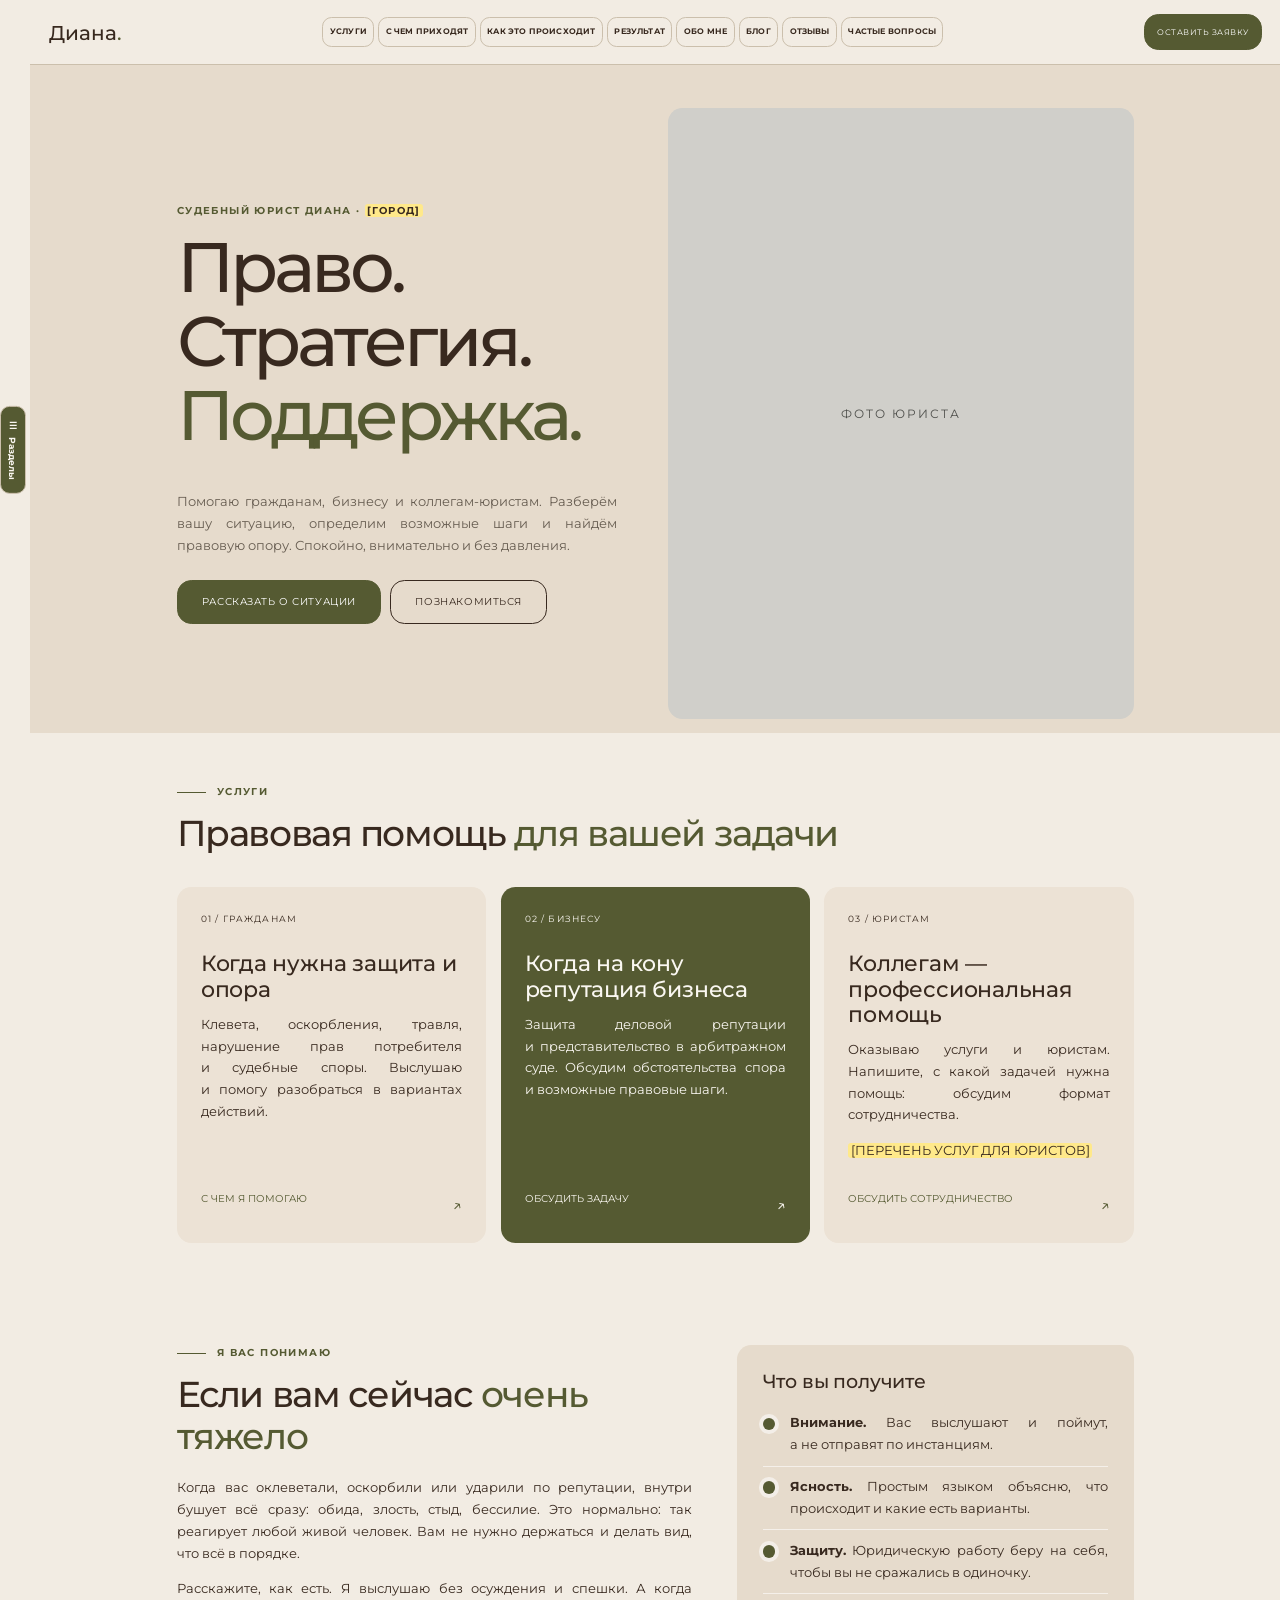
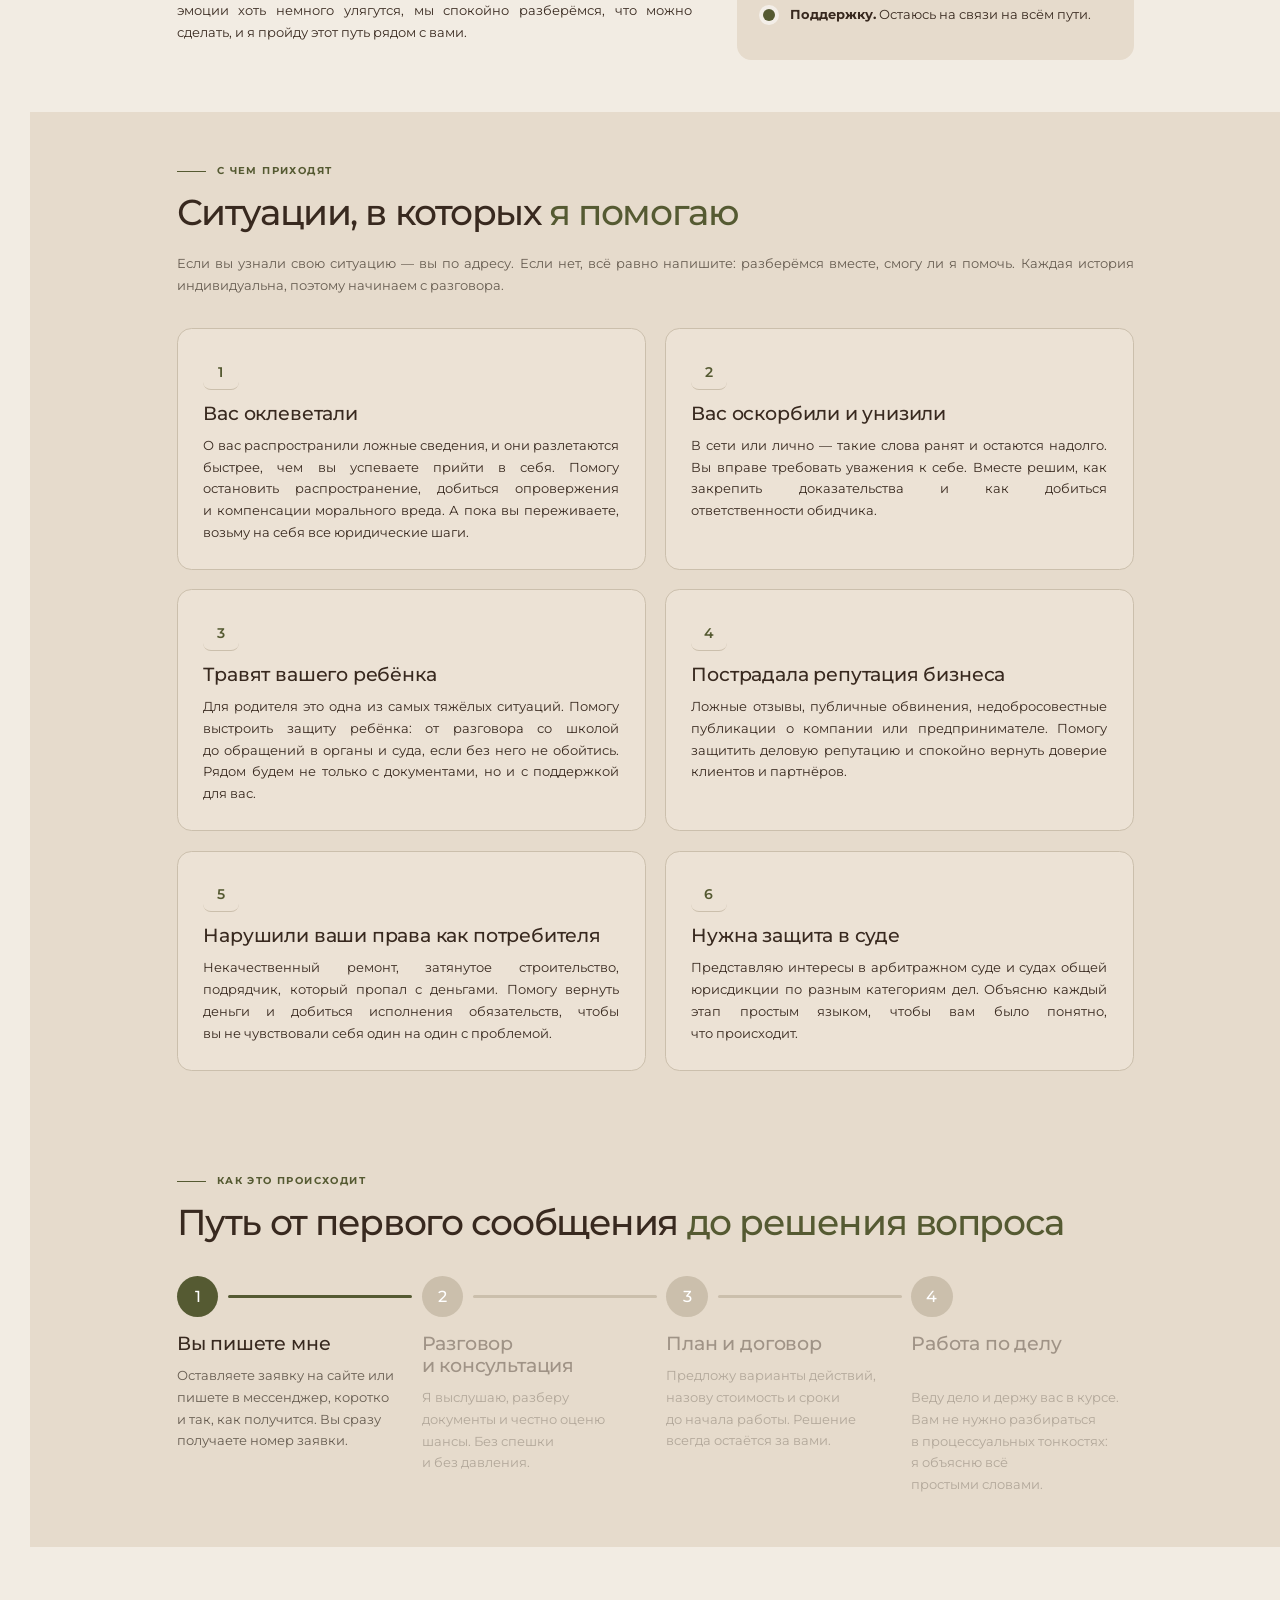
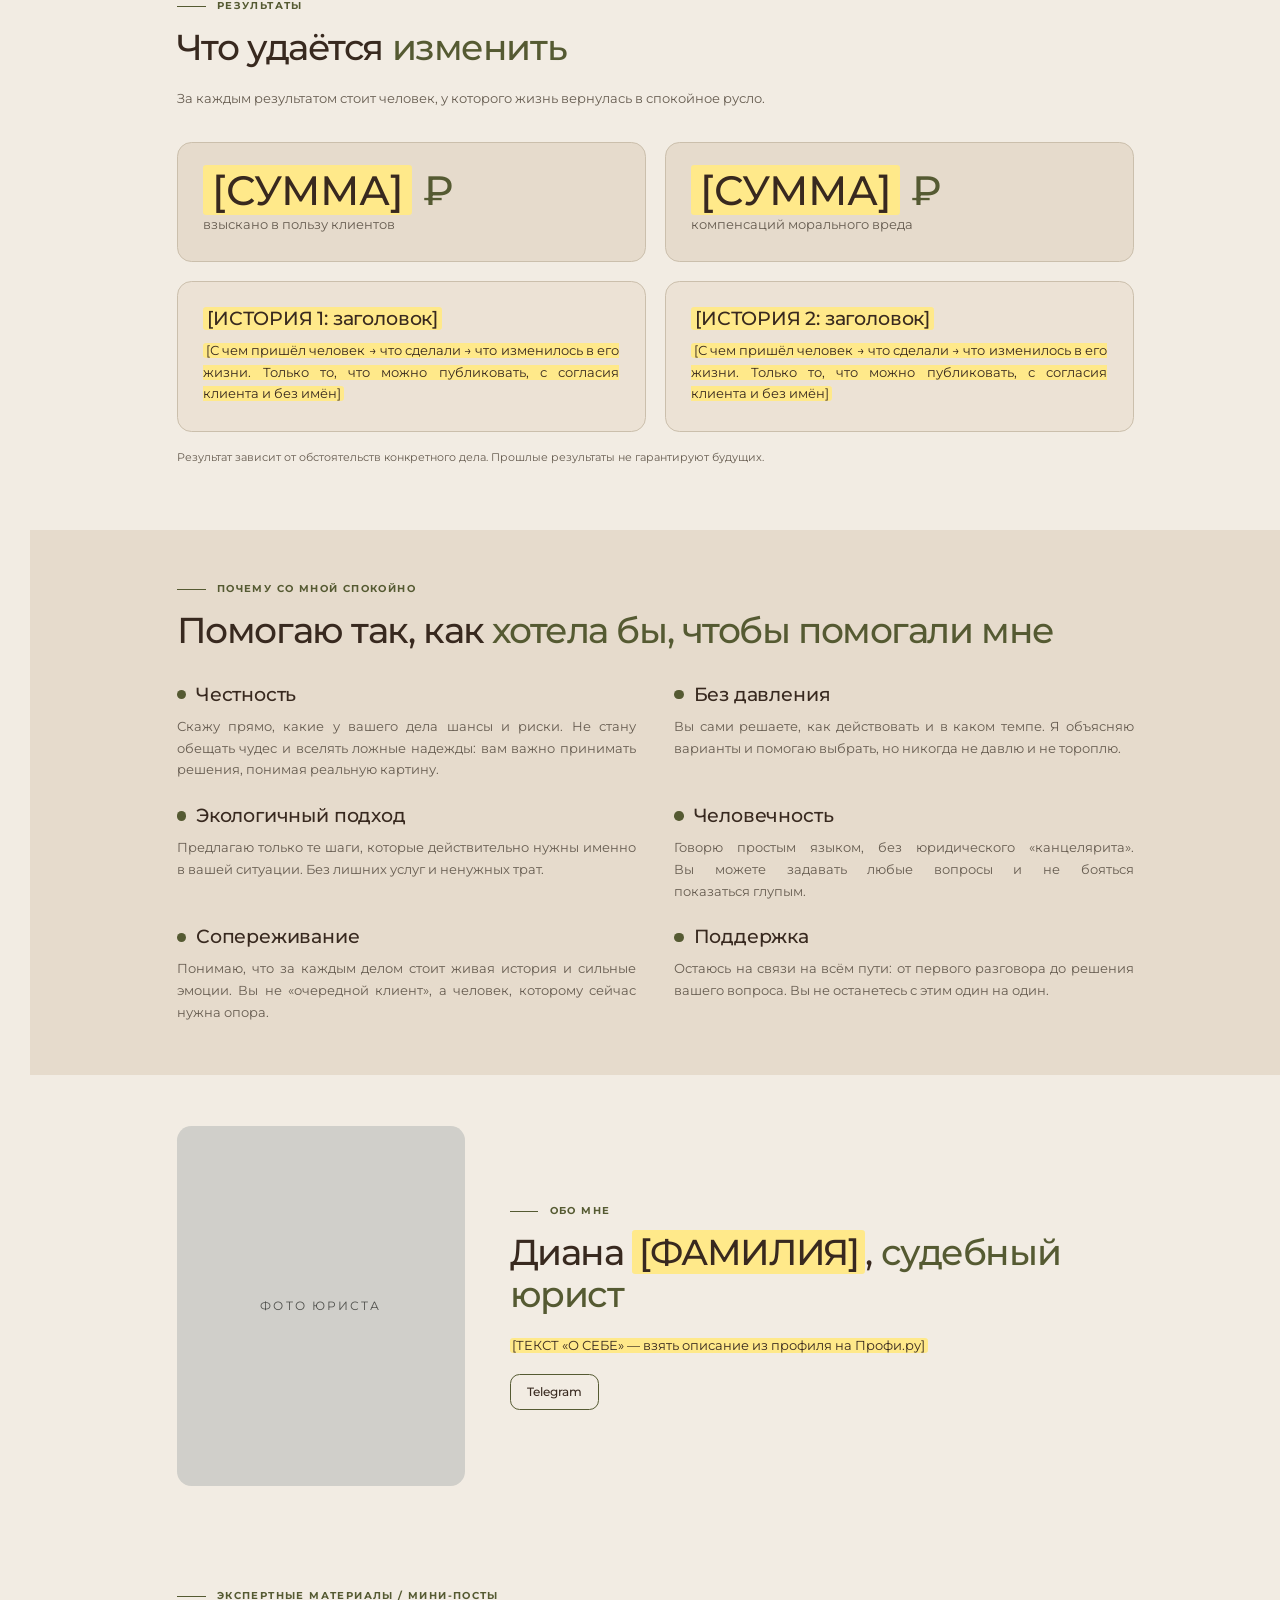
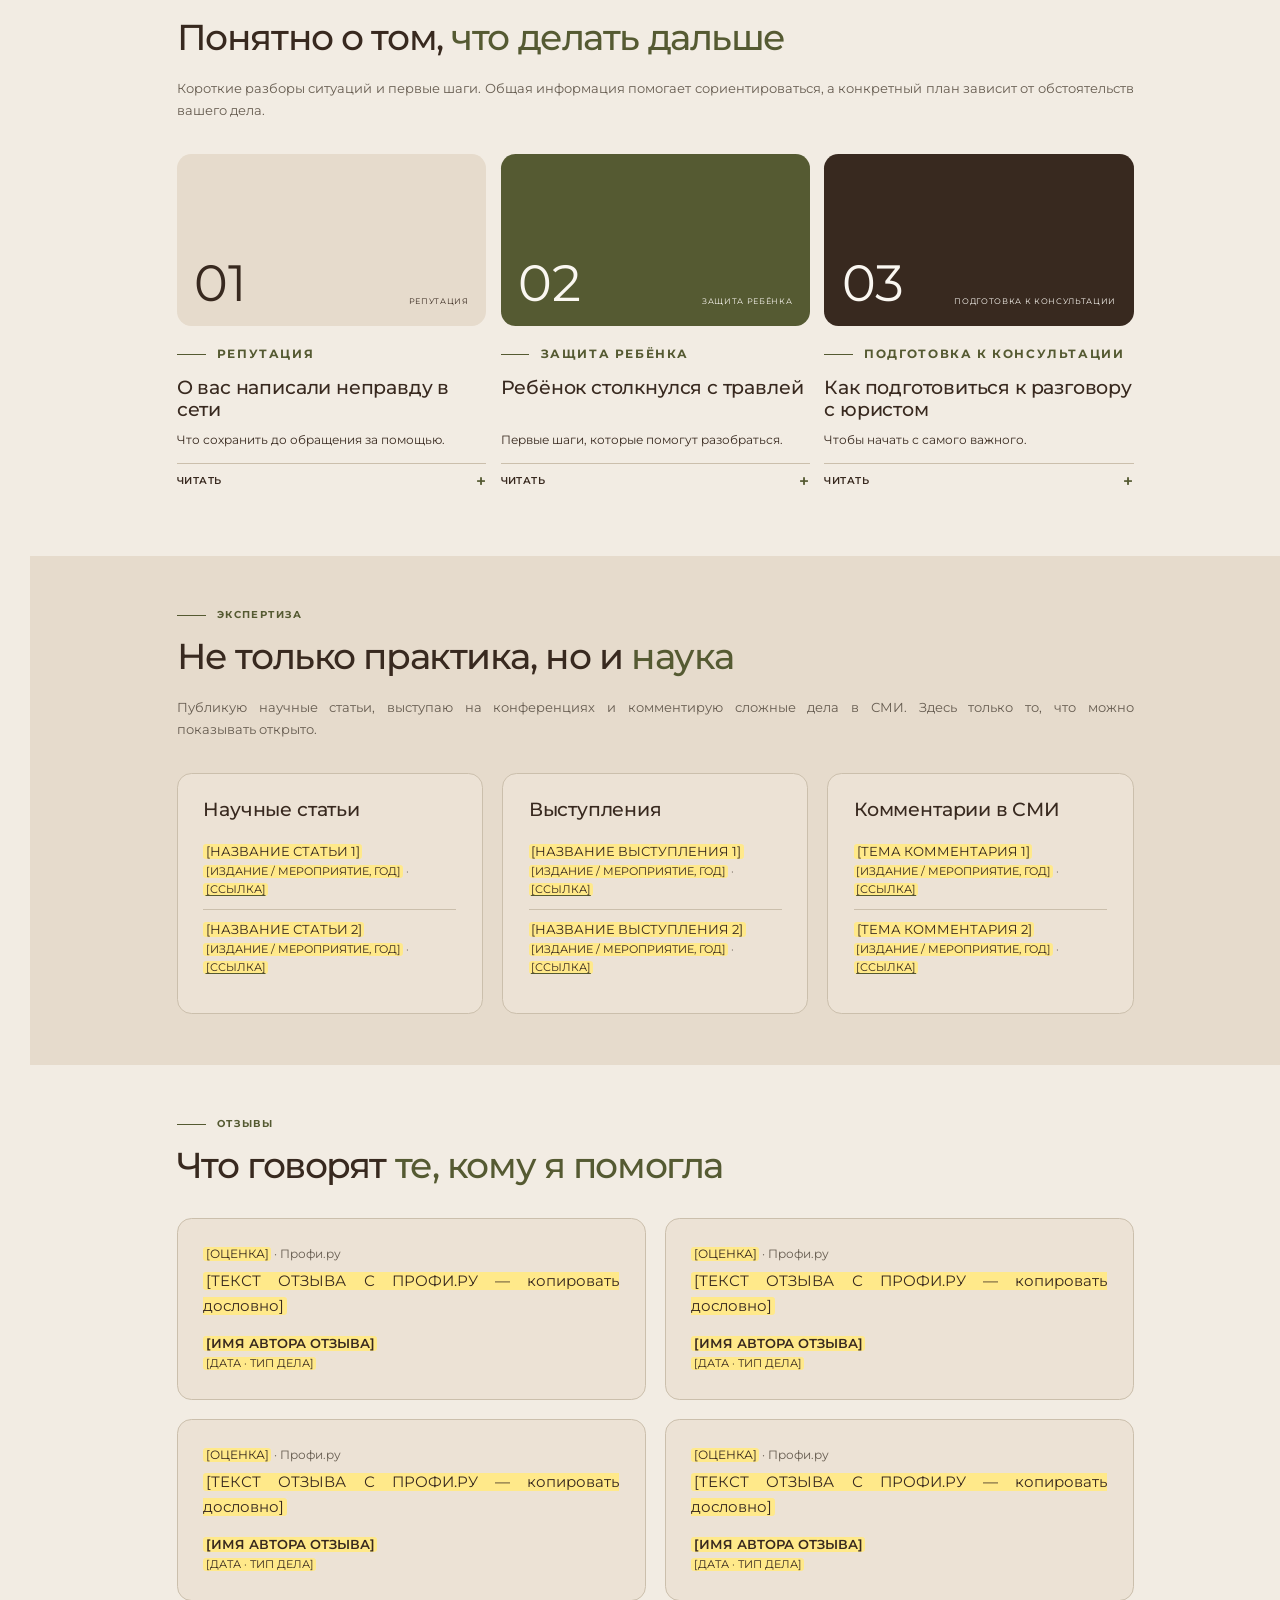
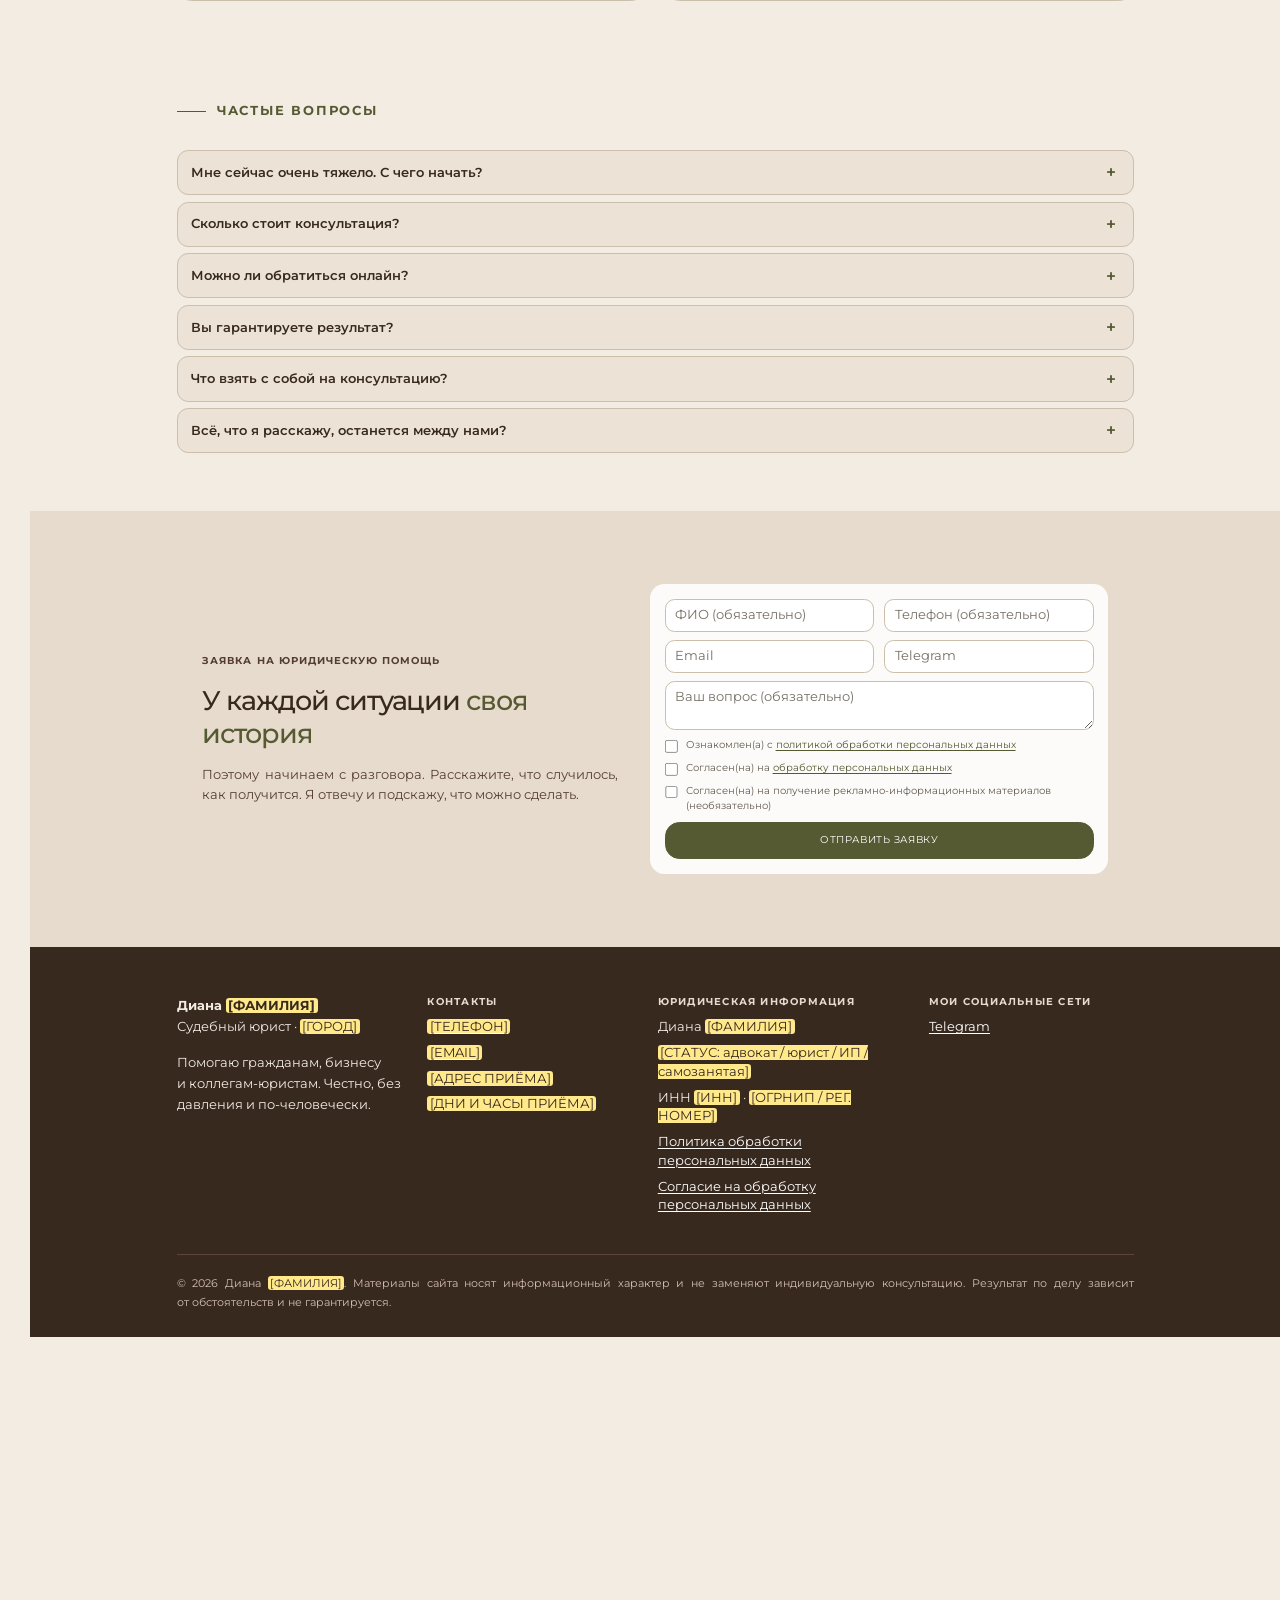
<file: index.html>
<!doctype html>
<html lang="ru">
<head>
  <meta charset="utf-8">
  <meta name="viewport" content="width=device-width, initial-scale=1">
  <meta name="theme-color" content="#eee5d8">
  <title>Диана — судебный юрист: поддержка и защита при клевете, травле, оскорблениях</title>
  <meta name="description" content="Судебный юрист Диана: защита при клевете, оскорблениях и травле, деловая репутация, права потребителей, арбитраж и суды общей юрисдикции. Поддержка и честная оценка шансов.">
  <!-- ЧЕРНОВИК: удалить строку ниже перед запуском сайта на домене (см. AGENTS.md, раздел «Запуск») -->
  <meta name="robots" content="noindex, nofollow">
  <link rel="icon" href="favicon.svg" type="image/svg+xml">
  <link rel="stylesheet" href="css/style.css?v=text-flow-1">
  <script>document.documentElement.className = "js";</script>
  <script src="js/site.js?v=text-flow-1" defer></script>
</head>
<body id="top">
  <a class="skip" href="#main">К содержимому</a>

  <header class="site-header">
    <div class="wrap bar">
      <a class="brand" href="#top">Диана<span class="dot">.</span></a>
      <a class="btn btn-sm header-cta" href="#consult">Оставить заявку</a>
      <nav class="nav" aria-label="Основное меню">
      <ul>
        <li><a href="#uslugi">Услуги</a></li>
        <li><a href="#situatsii">С чем приходят</a></li>
        <li><a href="#put">Как это происходит</a></li>
        <li><a href="#rezultaty">Результат</a></li>
        <li><a href="#o-mne">Обо мне</a></li>
        <li><a href="#blog">Блог</a></li>
        <li><a href="#otzyvy">Отзывы</a></li>
        <li><a href="#voprosy">Частые вопросы</a></li>
      </ul>
      </nav>
    </div>
  </header>


  <aside class="side-menu" aria-label="Навигация по странице">
    <button class="side-menu-toggle" type="button" aria-expanded="false" aria-controls="side-menu-links"><span aria-hidden="true">☰</span><span>Разделы</span></button>
    <nav id="side-menu-links" aria-label="Разделы сайта" inert><ul>
        <li><a href="#uslugi">Услуги</a></li>
        <li><a href="#situatsii">С чем приходят</a></li>
        <li><a href="#put">Как это происходит</a></li>
        <li><a href="#rezultaty">Результат</a></li>
        <li><a href="#o-mne">Обо мне</a></li>
        <li><a href="#blog">Блог</a></li>
        <li><a href="#otzyvy">Отзывы</a></li>
        <li><a href="#voprosy">Частые вопросы</a></li>
    </ul></nav>
  </aside>

  <main id="main">

    <div class="hero-wrap">
      <div class="blob b1"></div>
      <div class="blob b2"></div>
      <div class="wrap hero">
        <div>
          <p class="eyebrow">Судебный юрист Диана · <mark class="ph">[ГОРОД]</mark></p>
          <h1>Право. Стратегия. <em>Поддержка.</em></h1>
          <p class="lead">Помогаю гражданам, бизнесу и коллегам-юристам. Разберём вашу ситуацию, определим возможные шаги и найдём правовую опору. Спокойно, внимательно и без давления.</p>
          <div class="hero-actions">
            <a class="btn" href="#consult">Рассказать о ситуации</a>
            <a class="btn btn-ghost" href="#o-mne">Познакомиться</a>
          </div>
        </div>
        <div class="portrait">
          <div class="portrait-circle" role="img" aria-label="Место для фотографии Дианы">
            <span>ФОТО ЮРИСТА</span>
          </div>
          <div class="portrait-card">
            <p>Сначала — разговор. Расскажите, что случилось, как получится.</p>
          </div>
        </div>
      </div>
    </div>

    <section class="section audience-section" id="uslugi">
      <div class="wrap">
        <div class="section-head reveal"><p class="kicker">Услуги</p><h2>Правовая помощь <em>для вашей задачи</em></h2></div>
        <div class="audience-grid">
          <article class="audience-card reveal"><span class="service-number">01 / Гражданам</span><h3>Когда нужна защита и опора</h3><p>Клевета, оскорбления, травля, нарушение прав потребителя и судебные споры. Выслушаю и помогу разобраться в вариантах действий.</p><a href="#situatsii">С чем я помогаю <span aria-hidden="true">↗</span></a></article>
          <article class="audience-card reveal"><span class="service-number">02 / Бизнесу</span><h3>Когда на кону репутация бизнеса</h3><p>Защита деловой репутации и представительство в арбитражном суде. Обсудим обстоятельства спора и возможные правовые шаги.</p><a href="#consult">Обсудить задачу <span aria-hidden="true">↗</span></a></article>
          <article class="audience-card reveal"><span class="service-number">03 / Юристам</span><h3>Коллегам — профессиональная помощь</h3><p>Оказываю услуги и юристам. Напишите, с какой задачей нужна помощь: обсудим формат сотрудничества.</p><p><mark class="ph">[ПЕРЕЧЕНЬ УСЛУГ ДЛЯ ЮРИСТОВ]</mark></p><a href="#consult">Обсудить сотрудничество <span aria-hidden="true">↗</span></a></article>
        </div>
      </div>
    </section>

    <section class="section" id="ponimayu">
      <div class="wrap hug">
        <div class="reveal" style="--d:0s">
          <p class="kicker">Я вас понимаю</p>
          <h2>Если вам сейчас <em>очень тяжело</em></h2>
          <p>Когда вас оклеветали, оскорбили или ударили по репутации, внутри бушует всё сразу: обида, злость, стыд, бессилие. Это нормально: так реагирует любой живой человек. Вам не нужно держаться и делать вид, что всё в порядке.</p>
          <p>Расскажите, как есть. Я выслушаю без осуждения и спешки. А когда эмоции хоть немного улягутся, мы спокойно разберёмся, что можно сделать, и я пройду этот путь рядом с вами.</p>
        </div>
        <div class="hug-note reveal" style="--d:0.1s">
          <h3>Что вы получите</h3>
          <ul>
            <li><strong>Внимание.</strong> Вас выслушают и поймут, а не отправят по инстанциям.</li>
            <li><strong>Ясность.</strong> Простым языком объясню, что происходит и какие есть варианты.</li>
            <li><strong>Защиту.</strong> Юридическую работу беру на себя, чтобы вы не сражались в одиночку.</li>
            <li><strong>Поддержку.</strong> Остаюсь на связи на всём пути.</li>
          </ul>
        </div>
      </div>
    </section>

    <section class="section soft" id="situatsii">
      <div class="wrap">
        <div class="section-head reveal" style="--d:0s">
          <p class="kicker">С чем приходят</p>
          <h2>Ситуации, в которых <em>я помогаю</em></h2>
          <p class="section-lead">Если вы узнали свою ситуацию — вы по адресу. Если нет, всё равно напишите: разберёмся вместе, смогу ли я помочь. Каждая история индивидуальна, поэтому начинаем с разговора.</p>
        </div>
        <div class="grid">
        <article class="card reveal" style="--d:0.0s">
          <span class="pill">1</span>
          <h3>Вас оклеветали</h3>
          <p>О вас распространили ложные сведения, и они разлетаются быстрее, чем вы успеваете прийти в себя. Помогу остановить распространение, добиться опровержения и компенсации морального вреда. А пока вы переживаете, возьму на себя все юридические шаги.</p>
        </article>
        <article class="card reveal" style="--d:0.08s">
          <span class="pill">2</span>
          <h3>Вас оскорбили и унизили</h3>
          <p>В сети или лично — такие слова ранят и остаются надолго. Вы вправе требовать уважения к себе. Вместе решим, как закрепить доказательства и как добиться ответственности обидчика.</p>
        </article>
        <article class="card reveal" style="--d:0.0s">
          <span class="pill">3</span>
          <h3>Травят вашего ребёнка</h3>
          <p>Для родителя это одна из самых тяжёлых ситуаций. Помогу выстроить защиту ребёнка: от разговора со школой до обращений в органы и суда, если без него не обойтись. Рядом будем не только с документами, но и с поддержкой для вас.</p>
        </article>
        <article class="card reveal" style="--d:0.08s">
          <span class="pill">4</span>
          <h3>Пострадала репутация бизнеса</h3>
          <p>Ложные отзывы, публичные обвинения, недобросовестные публикации о компании или предпринимателе. Помогу защитить деловую репутацию и спокойно вернуть доверие клиентов и партнёров.</p>
        </article>
        <article class="card reveal" style="--d:0.0s">
          <span class="pill">5</span>
          <h3>Нарушили ваши права как потребителя</h3>
          <p>Некачественный ремонт, затянутое строительство, подрядчик, который пропал с деньгами. Помогу вернуть деньги и добиться исполнения обязательств, чтобы вы не чувствовали себя один на один с проблемой.</p>
        </article>
        <article class="card reveal" style="--d:0.08s">
          <span class="pill">6</span>
          <h3>Нужна защита в суде</h3>
          <p>Представляю интересы в арбитражном суде и судах общей юрисдикции по разным категориям дел. Объясню каждый этап простым языком, чтобы вам было понятно, что происходит.</p>
        </article>
        </div>
      </div>
    </section>

    <section class="section soft" id="put">
      <div class="wrap">
        <div class="section-head reveal" style="--d:0s">
          <p class="kicker">Как это происходит</p>
          <h2>Путь от первого сообщения <em>до решения вопроса</em></h2>
        </div>
        <ol class="steps reveal" style="--d:0s">
          <li><span class="track"><span class="fill"></span></span><h3>Вы пишете мне</h3><p>Оставляете заявку на сайте или пишете в мессенджер, коротко и так, как получится. Вы сразу получаете номер заявки.</p></li>
          <li><span class="track"><span class="fill"></span></span><h3>Разговор и консультация</h3><p>Я выслушаю, разберу документы и честно оценю шансы. Без спешки и без давления.</p></li>
          <li><span class="track"><span class="fill"></span></span><h3>План и договор</h3><p>Предложу варианты действий, назову стоимость и сроки до начала работы. Решение всегда остаётся за вами.</p></li>
          <li><h3>Работа по делу <span class="ready">Готово</span></h3><p>Веду дело и держу вас в курсе. Вам не нужно разбираться в процессуальных тонкостях: я объясню всё простыми словами.</p></li>
        </ol>
      </div>
    </section>

    <section class="section" id="rezultaty">
      <div class="wrap">
        <div class="section-head reveal" style="--d:0s">
          <p class="kicker">Результаты</p>
          <h2>Что удаётся <em>изменить</em></h2>
          <p class="section-lead">За каждым результатом стоит человек, у которого жизнь вернулась в спокойное русло.</p>
        </div>
        <div class="stats">
          <div class="stat reveal" style="--d:0s"><span class="num"><mark class="ph">[СУММА]</mark> ₽</span><span class="cap">взыскано в пользу клиентов</span></div>
          <div class="stat reveal" style="--d:0.08s"><span class="num"><mark class="ph">[СУММА]</mark> ₽</span><span class="cap">компенсаций морального вреда</span></div>
        </div>
        <div class="grid">
          <article class="card reveal" style="--d:0s">
            <h3><mark class="ph">[ИСТОРИЯ 1: заголовок]</mark></h3>
            <p><mark class="ph">[С чем пришёл человек → что сделали → что изменилось в его жизни. Только то, что можно публиковать, с согласия клиента и без имён]</mark></p>
          </article>
          <article class="card reveal" style="--d:0.08s">
            <h3><mark class="ph">[ИСТОРИЯ 2: заголовок]</mark></h3>
            <p><mark class="ph">[С чем пришёл человек → что сделали → что изменилось в его жизни. Только то, что можно публиковать, с согласия клиента и без имён]</mark></p>
          </article>
        </div>
        <p class="fineprint">Результат зависит от обстоятельств конкретного дела. Прошлые результаты не гарантируют будущих.</p>
      </div>
    </section>

    <section class="section soft">
      <div class="wrap">
        <div class="section-head reveal" style="--d:0s">
          <p class="kicker">Почему со мной спокойно</p>
          <h2>Помогаю так, как <em>хотела бы, чтобы помогали мне</em></h2>
        </div>
        <div class="usp">
        <div class="reveal" style="--d:0.0s"><h3>Честность</h3><p>Скажу прямо, какие у вашего дела шансы и риски. Не стану обещать чудес и вселять ложные надежды: вам важно принимать решения, понимая реальную картину.</p></div>
        <div class="reveal" style="--d:0.08s"><h3>Без давления</h3><p>Вы сами решаете, как действовать и в каком темпе. Я объясняю варианты и помогаю выбрать, но никогда не давлю и не тороплю.</p></div>
        <div class="reveal" style="--d:0.0s"><h3>Экологичный подход</h3><p>Предлагаю только те шаги, которые действительно нужны именно в вашей ситуации. Без лишних услуг и ненужных трат.</p></div>
        <div class="reveal" style="--d:0.08s"><h3>Человечность</h3><p>Говорю простым языком, без юридического «канцелярита». Вы можете задавать любые вопросы и не бояться показаться глупым.</p></div>
        <div class="reveal" style="--d:0.0s"><h3>Сопереживание</h3><p>Понимаю, что за каждым делом стоит живая история и сильные эмоции. Вы не «очередной клиент», а человек, которому сейчас нужна опора.</p></div>
        <div class="reveal" style="--d:0.08s"><h3>Поддержка</h3><p>Остаюсь на связи на всём пути: от первого разговора до решения вашего вопроса. Вы не останетесь с этим один на один.</p></div>
        </div>
      </div>
    </section>

    <section class="section" id="o-mne">
      <div class="wrap split">
        <div class="photo reveal" style="--d:0s" role="img" aria-label="Место для фотографии Дианы">ФОТО ЮРИСТА</div>
        <div class="reveal" style="--d:0.1s">
          <p class="kicker">Обо мне</p>
          <h2>Диана <mark class="ph">[ФАМИЛИЯ]</mark>, <em>судебный юрист</em></h2>
          <p><mark class="ph">[ТЕКСТ «О СЕБЕ» — взять описание из профиля на Профи.ру]</mark></p>
          <ul class="chips">
          <li><a href="https://t.me/USERNAME">Telegram</a></li>
          </ul>
        </div>
      </div>
    </section>

    <div id="blog" class="blog-anchor" aria-hidden="true"></div>
    <section class="section" id="materialy"><div class="wrap">
      <div class="section-head reveal"><p class="kicker">Экспертные материалы / Мини-посты</p><h2>Понятно о том, <em>что делать дальше</em></h2><p class="section-lead">Короткие разборы ситуаций и первые шаги. Общая информация помогает сориентироваться, а конкретный план зависит от обстоятельств вашего дела.</p></div><div class="posts-grid"><article class="post-card reveal"><div class="post-cover" aria-hidden="true"><span>01</span><span>Репутация</span></div><p class="kicker">Репутация</p><h3>О вас написали неправду в сети</h3><p>Что сохранить до обращения за помощью.</p><details><summary>Читать</summary><p>Сохраните ссылку на публикацию, дату, имя или адрес страницы автора. Сделайте скриншоты так, чтобы были видны текст и контекст публикации.</p><p>Не спешите удалять переписку и отвечать публичными обвинениями. Соберите материалы и обсудите с юристом, как надёжно зафиксировать доказательства и какие способы защиты подходят в вашей ситуации.</p></details></article>
        <article class="post-card reveal"><div class="post-cover" aria-hidden="true"><span>02</span><span>Защита ребёнка</span></div><p class="kicker">Защита ребёнка</p><h3>Ребёнок столкнулся с травлей</h3><p>Первые шаги, которые помогут разобраться.</p><details><summary>Читать</summary><p>Сначала убедитесь, что ребёнок в безопасности, выслушайте его без обвинений. Сохраните сообщения и запишите даты эпизодов, участников и свидетелей.</p><p>Обратитесь к администрации школы письменно и сохраните копию обращения. При непосредственной угрозе жизни или здоровью обращайтесь в экстренные службы. Дальнейший порядок защиты зависит от обстоятельств.</p></details></article>
        <article class="post-card reveal"><div class="post-cover" aria-hidden="true"><span>03</span><span>Подготовка к консультации</span></div><p class="kicker">Подготовка к консультации</p><h3>Как подготовиться к разговору с юристом</h3><p>Чтобы начать с самого важного.</p><details><summary>Читать</summary><p>Коротко запишите, что произошло, когда и кто участвовал. Отдельно отметьте, какого результата вы хотели бы добиться.</p><p>Соберите относящиеся к вопросу договоры, письма, переписку и судебные документы. Сообщите о назначенных заседаниях и известных сроках. Если части документов нет, всё равно можно начать с обсуждения ситуации.</p></details></article></div>
      </div>
    </section>

    <section class="section soft" id="ekspertiza">
      <div class="wrap">
        <div class="section-head reveal" style="--d:0s">
          <p class="kicker">Экспертиза</p>
          <h2>Не только практика, но и <em>наука</em></h2>
          <p class="section-lead">Публикую научные статьи, выступаю на конференциях и комментирую сложные дела в СМИ. Здесь только то, что можно показывать открыто.</p>
        </div>
        <div class="cols">
          <article class="card reveal" style="--d:0s">
            <h3>Научные статьи</h3>
            <ul class="list-links">
            <li><mark class="ph">[НАЗВАНИЕ СТАТЬИ 1]</mark><small><mark class="ph">[ИЗДАНИЕ / МЕРОПРИЯТИЕ, ГОД]</mark> · <a href="https://example.com/"><mark class="ph">[ССЫЛКА]</mark></a></small></li>
            <li><mark class="ph">[НАЗВАНИЕ СТАТЬИ 2]</mark><small><mark class="ph">[ИЗДАНИЕ / МЕРОПРИЯТИЕ, ГОД]</mark> · <a href="https://example.com/"><mark class="ph">[ССЫЛКА]</mark></a></small></li>
            </ul>
          </article>
          <article class="card reveal" style="--d:0.08s">
            <h3>Выступления</h3>
            <ul class="list-links">
            <li><mark class="ph">[НАЗВАНИЕ ВЫСТУПЛЕНИЯ 1]</mark><small><mark class="ph">[ИЗДАНИЕ / МЕРОПРИЯТИЕ, ГОД]</mark> · <a href="https://example.com/"><mark class="ph">[ССЫЛКА]</mark></a></small></li>
            <li><mark class="ph">[НАЗВАНИЕ ВЫСТУПЛЕНИЯ 2]</mark><small><mark class="ph">[ИЗДАНИЕ / МЕРОПРИЯТИЕ, ГОД]</mark> · <a href="https://example.com/"><mark class="ph">[ССЫЛКА]</mark></a></small></li>
            </ul>
          </article>
          <article class="card reveal" style="--d:0.16s">
            <h3>Комментарии в СМИ</h3>
            <ul class="list-links">
            <li><mark class="ph">[ТЕМА КОММЕНТАРИЯ 1]</mark><small><mark class="ph">[ИЗДАНИЕ / МЕРОПРИЯТИЕ, ГОД]</mark> · <a href="https://example.com/"><mark class="ph">[ССЫЛКА]</mark></a></small></li>
            <li><mark class="ph">[ТЕМА КОММЕНТАРИЯ 2]</mark><small><mark class="ph">[ИЗДАНИЕ / МЕРОПРИЯТИЕ, ГОД]</mark> · <a href="https://example.com/"><mark class="ph">[ССЫЛКА]</mark></a></small></li>
            </ul>
          </article>
        </div>
      </div>
    </section>

    <section class="section" id="otzyvy">
      <div class="wrap">
        <div class="section-head reveal" style="--d:0s">
          <p class="kicker">Отзывы</p>
          <h2>Что говорят <em>те, кому я помогла</em></h2>

        </div>
        <div class="grid">
          <article class="card review reveal" style="--d:0.0s">
            <p class="meta"><mark class="ph">[ОЦЕНКА]</mark> · Профи.ру</p>
            <blockquote><mark class="ph">[ТЕКСТ ОТЗЫВА С ПРОФИ.РУ — копировать дословно]</mark></blockquote>
            <p class="who"><mark class="ph">[ИМЯ АВТОРА ОТЗЫВА]</mark><small><mark class="ph">[ДАТА · ТИП ДЕЛА]</mark></small></p>
          </article>
          <article class="card review reveal" style="--d:0.08s">
            <p class="meta"><mark class="ph">[ОЦЕНКА]</mark> · Профи.ру</p>
            <blockquote><mark class="ph">[ТЕКСТ ОТЗЫВА С ПРОФИ.РУ — копировать дословно]</mark></blockquote>
            <p class="who"><mark class="ph">[ИМЯ АВТОРА ОТЗЫВА]</mark><small><mark class="ph">[ДАТА · ТИП ДЕЛА]</mark></small></p>
          </article>
          <article class="card review reveal" style="--d:0.0s">
            <p class="meta"><mark class="ph">[ОЦЕНКА]</mark> · Профи.ру</p>
            <blockquote><mark class="ph">[ТЕКСТ ОТЗЫВА С ПРОФИ.РУ — копировать дословно]</mark></blockquote>
            <p class="who"><mark class="ph">[ИМЯ АВТОРА ОТЗЫВА]</mark><small><mark class="ph">[ДАТА · ТИП ДЕЛА]</mark></small></p>
          </article>
          <article class="card review reveal" style="--d:0.08s">
            <p class="meta"><mark class="ph">[ОЦЕНКА]</mark> · Профи.ру</p>
            <blockquote><mark class="ph">[ТЕКСТ ОТЗЫВА С ПРОФИ.РУ — копировать дословно]</mark></blockquote>
            <p class="who"><mark class="ph">[ИМЯ АВТОРА ОТЗЫВА]</mark><small><mark class="ph">[ДАТА · ТИП ДЕЛА]</mark></small></p>
          </article>
        </div>
      </div>
    </section>


    <section class="section" id="voprosy">
      <div class="wrap">
        <div class="section-head reveal" style="--d:0s">
          <h2 class="kicker faq-title">Частые вопросы</h2>
        </div>
        <div class="faq">
        <details class="reveal" style="--d:0s">
          <summary>Мне сейчас очень тяжело. С чего начать?</summary>
          <p>Просто напишите мне, как получится, даже несколькими фразами. Не нужно собирать документы и подбирать юридические слова. Сначала я выслушаю, а потом мы вместе определим первые шаги.</p>
        </details>
        <details class="reveal" style="--d:0s">
          <summary>Сколько стоит консультация?</summary>
          <p>Первая консультация — <mark class="ph">[УСЛОВИЯ И СТОИМОСТЬ ПЕРВОЙ КОНСУЛЬТАЦИИ]</mark>. Стоимость дальнейшей работы называю до начала и фиксирую в договоре.</p>
        </details>
        <details class="reveal" style="--d:0s">
          <summary>Можно ли обратиться онлайн?</summary>
          <p>Да. Консультации проходят <mark class="ph">[ФОРМАТ: онлайн / лично / оба варианта]</mark>.</p>
        </details>
        <details class="reveal" style="--d:0s">
          <summary>Вы гарантируете результат?</summary>
          <p>Честный юрист не может гарантировать исход дела. Но я заранее и прямо расскажу о шансах и рисках, а на каждом этапе буду объяснять, что происходит.</p>
        </details>
        <details class="reveal" style="--d:0s">
          <summary>Что взять с собой на консультацию?</summary>
          <p>Всё, что относится к ситуации: договоры, переписку, скриншоты, справки. Если не уверены, что именно нужно, приходите с тем, что есть: разберёмся.</p>
        </details>
        <details class="reveal" style="--d:0s">
          <summary>Всё, что я расскажу, останется между нами?</summary>
          <p>Да. Сведения, которые вы мне доверяете, конфиденциальны.</p>
        </details>
        </div>
      </div>
    </section>

    <section class="section soft" id="consult">
      <div class="wrap">
        <div class="cta-box reveal" style="--d:0s">
          <div class="consult-copy">
            <p class="kicker consult-title">Заявка на юридическую помощь</p>
            <h2>У каждой ситуации <em>своя история</em></h2>
            <p>Поэтому начинаем с разговора. Расскажите, что случилось, как получится. Я отвечу и подскажу, что можно сделать.</p>
          </div>
          <form class="lead-form" id="lead-form" method="post" action="/api/lead" novalidate>
            <label class="wide-sm"><span class="sr-only">ФИО (обязательно)</span><input type="text" name="fio" required autocomplete="name" placeholder="ФИО (обязательно)"></label>
            <label class="wide-sm"><span class="sr-only">Телефон (обязательно)</span><input type="tel" name="phone" required autocomplete="tel" inputmode="tel" placeholder="Телефон (обязательно)"></label>
            <label class="half"><span class="sr-only">Email (по желанию)</span><input type="email" name="email" autocomplete="email" placeholder="Email"></label>
            <label class="half"><span class="sr-only">Telegram (по желанию)</span><input type="text" name="telegram" autocomplete="off" placeholder="Telegram"></label>
            <label class="full"><span class="sr-only">Ваш вопрос (обязательно)</span><textarea name="message" rows="2" required placeholder="Ваш вопрос (обязательно)"></textarea></label>
            <input class="hp" type="text" name="website" tabindex="-1" autocomplete="off" aria-hidden="true">
            <label class="consent full"><input type="checkbox" name="policy" required><span>Ознакомлен(а) с <a href="https://example.com/policy">политикой обработки персональных данных</a></span></label>
            <label class="consent full"><input type="checkbox" name="consent" required><span>Согласен(на) на <a href="https://example.com/consent">обработку персональных данных</a></span></label>
            <label class="consent full"><input type="checkbox" name="marketing"><span>Согласен(на) на получение рекламно-информационных материалов <span class="opt">(необязательно)</span></span></label>
            <button class="btn btn-block full" type="submit">Отправить заявку</button>
            <p class="form-status full" role="status" aria-live="polite"></p>
            <noscript><p class="full">Для отправки формы нужен JavaScript. Напишите или позвоните: <a href="tel:+7XXXXXXXXXX"><mark class="ph">[ТЕЛЕФОН]</mark></a></p></noscript>
            <div class="success" role="status">
              <svg viewBox="0 0 100 100" aria-hidden="true"><circle class="ring" cx="50" cy="50" r="46"/><path class="tick" d="M30 52l14 14 27-30"/></svg>
              <h3>Заявка принята в работу</h3>
              <p class="ticket-wrap">Номер вашей заявки<br><span class="ticket"></span><br><button class="btn btn-ghost btn-sm copy" type="button">Скопировать номер</button></p>
              <p>Сохраните номер: по нему я быстро найду ваше обращение, когда мы свяжемся. Спасибо, что доверились. Вы не одни.</p>
            </div>
          </form>
        </div>
      </div>
    </section>

  </main>

  <footer class="site-footer" id="contacts">
    <div class="wrap">
      <div class="foot">
        <div>
          <p><strong>Диана <mark class="ph">[ФАМИЛИЯ]</mark></strong><br>Судебный юрист · <mark class="ph">[ГОРОД]</mark></p>
          <p>Помогаю гражданам, бизнесу и коллегам-юристам. Честно, без давления и по-человечески.</p>
        </div>
        <div>
          <h3>Контакты</h3>
          <ul>
            <li><a href="tel:+7XXXXXXXXXX"><mark class="ph">[ТЕЛЕФОН]</mark></a></li>
            <li><a href="mailto:email@example.com"><mark class="ph">[EMAIL]</mark></a></li>
            <li><mark class="ph">[АДРЕС ПРИЁМА]</mark></li>
            <li><mark class="ph">[ДНИ И ЧАСЫ ПРИЁМА]</mark></li>
          </ul>
        </div>
        <div id="legal">
          <h3>Юридическая информация</h3>
          <ul>
            <li>Диана <mark class="ph">[ФАМИЛИЯ]</mark></li>
            <li><mark class="ph">[СТАТУС: адвокат / юрист / ИП / самозанятая]</mark></li>
            <li>ИНН <mark class="ph">[ИНН]</mark> · <mark class="ph">[ОГРНИП / РЕГ. НОМЕР]</mark></li>
            <li><a href="https://example.com/policy">Политика обработки персональных данных</a></li>
            <li><a href="https://example.com/consent">Согласие на обработку персональных данных</a></li>
          </ul>
        </div>
        <div>
          <h3>Мои социальные сети</h3>
          <ul>
            <li><a href="https://t.me/USERNAME">Telegram</a></li>
          </ul>
        </div>
      </div>

      <p class="copy">© 2026 Диана <mark class="ph">[ФАМИЛИЯ]</mark>. Материалы сайта носят информационный характер и не заменяют индивидуальную консультацию. Результат по делу зависит от обстоятельств и не гарантируется.</p>
    </div>
  </footer>

  <a class="sticky-cta" href="#consult">Оставить заявку</a>
</body>
</html>
</file>
<file: css/style.css>
/* Стили сайта. Цвета, скругления и шрифты меняются в блоке :root. */
:root {
  --bg: #f2ece3;
  --bg-soft: #e6dbcc;
  --card: #ece2d5;
  --ink: #38291f;
  --muted: #665c50;
  --line: #cbbfac;
  --coral: #555a32;
  --coral-soft: #555a32;
  --pink: #ded3c2;
  --peach: #e6dbcc;
  --photo-bg: #d0cfca;
  --photo-ink: #50514d;
  --paper: #faf7f1;
  --radius: 18px;
  --shadow: none;
  --max: 1240px;
  --serif: "Montserrat", Arial, sans-serif;
  --sans: "Montserrat", Arial, sans-serif;
}


@font-face { font-family: "Montserrat"; src: url("../fonts/Montserrat-Variable.ttf") format("truetype"); font-weight: 100 900; font-style: normal; font-display: swap; }

*, *::before, *::after { box-sizing: border-box; }
html { -webkit-text-size-adjust: 100%; scroll-behavior: smooth; scroll-padding-top: 16px; }
body { margin: 0; background: var(--bg); color: var(--ink); font: 18px/1.75 var(--sans); overflow-x: hidden; }
a { color: var(--coral); text-underline-offset: 3px; }
a:hover { color: var(--ink); }
:focus-visible { outline: 3px solid var(--coral); outline-offset: 3px; border-radius: 6px; }

/* Текст тянется по ширине блока, переносы слов включены, одиночные слова на последней строке убираются */
p, li, blockquote, summary, dd { text-align: justify; hyphens: auto; -webkit-hyphens: auto; text-wrap: pretty; }
h1, h2, h3 { font-family: var(--serif); font-weight: 500; line-height: 1.18; margin: 0 0 .55em; letter-spacing: -.01em; text-align: left; text-wrap: balance; }
h1 { font-size: clamp(2.5rem, 6.4vw, 4.4rem); }
h2 { font-size: clamp(1.9rem, 4vw, 2.8rem); }
h3 { font-size: 1.3rem; }
em { font-style: italic; color: var(--coral-soft); }
p { margin: 0 0 1.1em; }
ul, ol { margin: 0 0 1em; padding-left: 1.3em; }

.wrap { width: 100%; max-width: var(--max); margin: 0 auto; padding: 0 22px; }
.skip { position: absolute; left: -9999px; background: var(--ink); color: #fff; padding: 10px 16px; z-index: 20; }
.skip:focus { left: 8px; top: 8px; }

/* Заглушка в черновике: заменить на реальный текст и убрать тег <mark> */
mark.ph { background: #ffe98a; color: var(--ink); padding: 0 .2em; border-radius: 4px; font-style: normal; }

/* Шапка */
.site-header { position: relative; z-index: 5; }
.bar { display: flex; flex-wrap: wrap; align-items: center; justify-content: space-between; gap: 12px 28px; padding-top: 18px; padding-bottom: 18px; }
.brand { text-decoration: none; color: var(--ink); font: 500 1.5rem var(--serif); }
.brand .dot { color: var(--coral-soft); }
.nav { order: 3; width: 100%; }
.nav ul { list-style: none; display: flex; flex-wrap: wrap; gap: 4px 22px; margin: 0; padding: 0; }
.nav a { color: var(--ink); text-decoration: none; font-weight: 500; font-size: .98rem; padding: 6px 0; border-bottom: 2px solid transparent; transition: border-color .2s; }
.nav a:hover { border-bottom-color: var(--coral-soft); }
.header-cta { order: 2; }

/* Кнопки */
.btn {
  display: inline-flex; align-items: center; justify-content: center; gap: 8px; background: var(--coral); color: #fff; text-decoration: none;
  font: inherit; font-weight: 600; padding: 16px 30px; border-radius: 999px; border: 2px solid var(--coral); cursor: pointer;
  box-shadow: 0 8px 22px rgba(196, 71, 43, .25); transition: transform .2s, box-shadow .2s, background .2s, color .2s;
}
.btn:hover { transform: translateY(-2px); box-shadow: 0 12px 28px rgba(196, 71, 43, .32); color: #fff; }
.btn:disabled { opacity: .7; cursor: progress; transform: none; }
.btn-ghost { background: transparent; color: var(--ink); border-color: var(--ink); box-shadow: none; }
.btn-ghost:hover { background: var(--ink); color: #fff; box-shadow: none; }
.btn-sm { padding: 10px 22px; font-size: .95rem; box-shadow: none; }
.btn-block { width: 100%; }

/* Главный экран */
.hero-wrap { position: relative; overflow: hidden; background: linear-gradient(160deg, #fff0e7 0%, var(--bg) 62%); }
.blob { position: absolute; border-radius: 50%; filter: blur(64px); opacity: .7; pointer-events: none; animation: drift 16s ease-in-out infinite alternate; }
.blob.b1 { width: 480px; height: 480px; background: var(--peach); top: -130px; right: -90px; }
.blob.b2 { width: 380px; height: 380px; background: var(--pink); bottom: -130px; left: -110px; animation-duration: 20s; }
@keyframes drift { to { transform: translate(30px, 24px) scale(1.08); } }

.hero { position: relative; display: grid; grid-template-columns: 1.15fr .85fr; gap: 48px; align-items: center; padding-top: 28px; padding-bottom: 80px; }
.eyebrow, .kicker { text-transform: uppercase; letter-spacing: .14em; font-size: .78rem; font-weight: 700; color: var(--coral); margin-bottom: 1.1em; text-align: left; }
.lead { font-size: 1.2rem; color: var(--muted); }
.hero-actions { display: flex; flex-wrap: wrap; gap: 12px; margin-top: 30px; }
.portrait { position: relative; justify-self: center; width: min(100%, 390px); }
.portrait-circle {
  aspect-ratio: 1; border-radius: 50%; display: grid; place-items: center; text-align: center; padding: 20px;
  background: linear-gradient(145deg, var(--peach), var(--pink)); border: 8px solid #fff; box-shadow: var(--shadow);
  color: var(--muted); font-size: .95rem; overflow: hidden;
}
.portrait-circle img { width: 100%; height: 100%; object-fit: cover; }
.portrait-initial { display: block; font: 500 5rem var(--serif); color: #fff; line-height: 1; margin-bottom: 8px; }
.portrait-card {
  position: absolute; right: -16px; bottom: 12px; width: 236px; padding: 16px 18px; border-radius: 18px; font-size: .95rem; line-height: 1.5;
  background: rgba(255, 255, 255, .8); backdrop-filter: blur(10px); border: 1px solid rgba(255, 255, 255, .9); box-shadow: var(--shadow);
  animation: float 6s ease-in-out infinite alternate;
}
.portrait-card p { margin: 0; text-align: left; }
@keyframes float { to { transform: translateY(-8px); } }

/* Секции */
.section { padding: 88px 0; }
.section.soft { background: var(--bg-soft); }
.section-head { margin-bottom: 40px; }
.section-lead { color: var(--muted); }

.grid { display: grid; grid-template-columns: repeat(auto-fit, minmax(min(100%, 440px), 1fr)); gap: 24px; }
.card {
  background: var(--card); border: 1px solid var(--line); border-radius: var(--radius); padding: 32px; box-shadow: var(--shadow);
  transition: transform .25s, box-shadow .25s;
}
.card:hover { transform: translateY(-4px); box-shadow: 0 18px 38px rgba(196, 71, 43, .15); }
.card p:last-child { margin-bottom: 0; }
.pill { display: inline-grid; place-items: center; width: 44px; height: 44px; border-radius: 15px; background: linear-gradient(145deg, var(--peach), var(--pink)); color: var(--coral); font: 600 1.1rem var(--serif); margin-bottom: 16px; }
.meta { font-size: .9rem; color: var(--muted); margin-bottom: .4em; text-align: left; }

/* «Мне понятно, как вам сейчас» */
.hug { display: grid; grid-template-columns: 1.3fr 1fr; gap: 56px; align-items: start; }
.hug-note { background: linear-gradient(145deg, var(--peach), var(--pink)); border-radius: var(--radius); padding: 32px; box-shadow: var(--shadow); }
.hug-note ul { list-style: none; padding: 0; margin: 0; }
.hug-note li { padding: 12px 0 12px 34px; position: relative; border-bottom: 1px solid rgba(255, 255, 255, .6); }
.hug-note li:last-child { border-bottom: 0; }
.hug-note li::before { content: ""; position: absolute; left: 0; top: 1.15em; width: 16px; height: 16px; border-radius: 50%; background: var(--coral-soft); box-shadow: 0 0 0 5px rgba(255, 255, 255, .55); }

/* Результаты */
.stats { display: grid; grid-template-columns: repeat(auto-fit, minmax(min(100%, 340px), 1fr)); gap: 24px; margin-bottom: 24px; }
.stat { padding: 32px; border-radius: var(--radius); background: linear-gradient(145deg, #fff, var(--peach)); border: 1px solid var(--line); }
.stat .num { display: block; font: 500 clamp(2.2rem, 5vw, 3.2rem)/1.1 var(--serif); color: var(--coral); }
.stat .cap { color: var(--muted); }
.fineprint { font-size: .88rem; color: var(--muted); margin-top: 20px; }

/* Ценности */
.usp { display: grid; grid-template-columns: repeat(auto-fit, minmax(min(100%, 440px), 1fr)); gap: 30px 48px; }
.usp h3 { display: flex; align-items: center; gap: 12px; }
.usp h3::before { content: ""; width: 12px; height: 12px; border-radius: 50%; background: var(--coral-soft); flex: none; }
.usp p { color: var(--muted); margin: 0; }

/* Обо мне */
.split { display: grid; grid-template-columns: minmax(0, 360px) 1fr; gap: 56px; align-items: center; }
.photo {
  aspect-ratio: 4 / 5; border-radius: 200px 200px var(--radius) var(--radius); display: grid; place-items: center; text-align: center; padding: 20px;
  background: linear-gradient(160deg, var(--peach), var(--pink)); color: var(--muted); border: 8px solid #fff; box-shadow: var(--shadow); overflow: hidden;
}
.photo img { width: 100%; height: 100%; object-fit: cover; }
.chips { display: flex; flex-wrap: wrap; gap: 10px; margin: 22px 0 0; padding: 0; list-style: none; }
.chips li { text-align: left; }
.chips a { display: inline-block; padding: 8px 20px; border-radius: 999px; border: 1.5px solid var(--coral-soft); color: var(--ink); text-decoration: none; font-weight: 500; font-size: .95rem; transition: background .2s, color .2s; }
.chips a:hover { background: var(--coral); border-color: var(--coral); color: #fff; }

/* Экспертиза */
.cols { display: grid; grid-template-columns: repeat(auto-fit, minmax(min(100%, 320px), 1fr)); gap: 24px; }
.list-links { list-style: none; margin: 0; padding: 0; }
.list-links li { padding: 12px 0; border-bottom: 1px solid var(--line); text-align: left; }
.list-links li:last-child { border-bottom: 0; }
.list-links small { display: block; color: var(--muted); }

/* Отзывы */
.review { display: flex; flex-direction: column; }
.review blockquote { margin: 0 0 18px; font-family: var(--serif); font-size: 1.15rem; }
.review .who { margin: auto 0 0; font-weight: 600; text-align: left; }
.review .who small { display: block; color: var(--muted); font-weight: 400; }

/* Путь клиента: шаги загораются по очереди (по 5 секунд), линия заполняется как индикатор загрузки */
.steps { list-style: none; counter-reset: step; padding: 0; margin: 0; display: grid; grid-template-columns: repeat(4, 1fr); gap: 28px; }
.steps li { counter-increment: step; position: relative; padding-top: 72px; }
.steps li::before {
  content: counter(step); position: absolute; left: 0; top: 0; display: grid; place-items: center; width: 52px; height: 52px; border-radius: 50%;
  background: var(--coral); color: #fff; font: 500 1.25rem var(--serif); transition: background .6s, box-shadow .6s, transform .6s;
}
.steps h3, .steps p { transition: opacity .6s; }
.steps p { color: var(--muted); margin: 0; text-align: left; }
.track { position: absolute; top: 24px; left: 64px; right: -16px; height: 4px; border-radius: 4px; background: var(--line); overflow: hidden; }
.fill { display: block; height: 100%; width: 0; background: linear-gradient(90deg, var(--coral-soft), var(--coral)); }
.js .steps li:not(.lit)::before { background: var(--line); }
.js .steps li:not(.lit) h3, .js .steps li:not(.lit) p { opacity: .4; }
.steps li.run .fill { width: 100%; transition: width 5s linear; }
html:not(.js) .fill { width: 100%; }
.ready { display: inline-block; margin-left: 8px; padding: 3px 12px; border-radius: 999px; background: var(--coral); color: #fff; font: 700 .72rem var(--sans); letter-spacing: .1em; text-transform: uppercase; vertical-align: middle; opacity: 0; transition: opacity .6s; }
.steps li.final .ready, html:not(.js) .ready { opacity: 1; }
.steps li.final::before { content: "\2713"; transform: scale(1.12); background: linear-gradient(145deg, var(--coral-soft), var(--coral)); box-shadow: 0 0 0 7px rgba(238, 127, 96, .25), 0 0 30px rgba(238, 127, 96, .65); animation: glow 2.2s ease-in-out infinite alternate; }
@keyframes glow { to { box-shadow: 0 0 0 11px rgba(238, 127, 96, .12), 0 0 42px rgba(238, 127, 96, .8); } }

/* Сетка как в соцсетях */
.tiles { display: grid; grid-template-columns: repeat(3, 1fr); gap: 8px; max-width: 640px; margin-top: 28px; }
.tile { aspect-ratio: 1; display: grid; place-items: center; text-align: center; padding: 14px; text-decoration: none; color: var(--ink); font-weight: 600; font-size: .95rem; border-radius: 14px; transition: transform .25s; }
.tile:hover { transform: scale(1.04); color: var(--ink); }
.tile:nth-child(6n+1) { background: linear-gradient(145deg, var(--peach), #ffc2a8); }
.tile:nth-child(6n+2) { background: linear-gradient(145deg, var(--pink), #f3a6b4); }
.tile:nth-child(6n+3) { background: linear-gradient(145deg, #fff, var(--peach)); }
.tile:nth-child(6n+4) { background: linear-gradient(145deg, #ffd0c4, var(--pink)); }
.tile:nth-child(6n+5) { background: linear-gradient(145deg, #ffe3d3, #ffb99a); }
.tile:nth-child(6n) { background: linear-gradient(145deg, var(--pink), var(--peach)); }

/* Частые вопросы */
.faq { max-width: 720px; }
details { background: var(--card); border: 1px solid var(--line); border-radius: 14px; margin-bottom: 8px; padding: 0 16px; }
summary { cursor: pointer; font-weight: 600; font-size: 1rem; padding: 11px 0; list-style: none; display: flex; justify-content: space-between; gap: 14px; text-align: left; }
summary::-webkit-details-marker { display: none; }
summary::after { content: "+"; color: var(--coral); font-size: 1.3rem; line-height: 1; transition: transform .25s; }
details[open] summary::after { transform: rotate(45deg); }
details p { color: var(--muted); font-size: .98rem; line-height: 1.6; }

/* Заявка (компактная: помещается на одном экране) */
.cta-box { display: grid; grid-template-columns: 1fr 1.3fr; gap: 32px; align-items: center; padding: 28px 32px; border-radius: 28px; background: linear-gradient(145deg, var(--peach), var(--pink)); box-shadow: var(--shadow); }
.cta-box h2 { font-size: clamp(1.6rem, 3vw, 2.1rem); }
.cta-box p { color: #553d36; font-size: .98rem; line-height: 1.6; }
.lead-form { display: grid; grid-template-columns: 1fr 1fr; gap: 10px 12px; background: rgba(255, 255, 255, .88); padding: 18px; border-radius: 20px; }
.lead-form .full { grid-column: 1 / -1; }
.lead-form label { display: grid; gap: 4px; font-weight: 500; font-size: .85rem; line-height: 1.3; }
.lead-form .opt { font-weight: 400; color: var(--muted); }
.lead-form input[type="text"], .lead-form input[type="tel"], .lead-form input[type="email"], .lead-form textarea {
  font: inherit; font-size: .95rem; padding: 9px 12px; border-radius: 12px; border: 1.5px solid var(--line); background: #fff; color: var(--ink); width: 100%;
}
.lead-form textarea { resize: vertical; min-height: 62px; }
.lead-form input:focus, .lead-form textarea:focus { outline: 3px solid var(--coral-soft); outline-offset: 1px; border-color: transparent; }
.lead-form [aria-invalid="true"] { border-color: #b3321a; }
.lead-form .consent { display: flex; gap: 10px; align-items: flex-start; font-weight: 400; font-size: .8rem; color: var(--muted); }
.lead-form .consent input { margin-top: 3px; flex: none; }
.lead-form .consent span { text-align: left; }
.lead-form .btn { padding: 12px 24px; }
.hp { position: absolute; left: -9999px; }
.form-status { margin: 0; font-size: .88rem; min-height: 0; text-align: left; }
.form-status:empty { display: none; }
.form-status.err { color: #a12a14; }

/* Заявка принята */
.success { display: none; text-align: center; padding: 20px 6px; }
.lead-form.done .success { display: block; grid-column: 1 / -1; animation: rise .6s ease both; }
.lead-form.done > :not(.success) { display: none; }
.success svg { width: 96px; height: 96px; margin-bottom: 8px; }
.success .ring { stroke: var(--coral-soft); stroke-width: 4; fill: #fff; stroke-dasharray: 289; stroke-dashoffset: 289; animation: draw .7s ease forwards; }
.success .tick { stroke: var(--coral); stroke-width: 6; fill: none; stroke-linecap: round; stroke-linejoin: round; stroke-dasharray: 60; stroke-dashoffset: 60; animation: draw .45s .55s ease forwards; }
.success h3 { text-align: center; font-size: 1.7rem; }
.success p { text-align: center; }
.ticket { display: inline-block; margin: 6px 0 14px; padding: 10px 26px; border-radius: 999px; background: var(--bg-soft); border: 1.5px dashed var(--coral-soft); font: 500 1.5rem var(--serif); color: var(--coral); animation: pop .5s .9s ease both; }
@keyframes draw { to { stroke-dashoffset: 0; } }
@keyframes rise { from { opacity: 0; transform: translateY(16px); } to { opacity: 1; transform: none; } }
@keyframes pop { from { opacity: 0; transform: scale(.85); } to { opacity: 1; transform: none; } }

/* Подвал */
.site-footer { background: #3a2622; color: #ecdcd4; padding: 60px 0 30px; font-size: .98rem; }
.site-footer a { color: #fff; }
.site-footer a:hover { color: var(--peach); }
.foot { display: grid; grid-template-columns: 1.1fr 1fr 1.2fr 1fr; gap: 32px; }
.foot h3 { font: 700 .8rem var(--sans); text-transform: uppercase; letter-spacing: .12em; color: var(--peach); margin-bottom: 1em; }
.foot ul { list-style: none; padding: 0; margin: 0; }
.foot li { margin-bottom: .55em; text-align: left; line-height: 1.5; }
.foot p { text-align: left; }
.copy { margin: 40px 0 0; padding-top: 24px; border-top: 1px solid #5a443d; font-size: .88rem; color: #d3bfb6; }

/* Кнопка записи, закреплённая внизу на телефоне */
.sticky-cta { display: none; }

/* Появление при прокрутке (включается, только если работает JavaScript) */
.js .reveal { opacity: 0; transform: translateY(22px); transition: opacity .8s ease, transform .8s ease; transition-delay: var(--d, 0s); }
.js .reveal.in { opacity: 1; transform: none; }

@media (min-width: 861px) {
  .nav { order: 2; width: auto; }
  .header-cta { order: 3; }
}
@media (max-width: 1000px) {
  .foot { grid-template-columns: 1fr 1fr; }
}
@media (max-width: 860px) {
  body { font-size: 17px; }
  .hero { grid-template-columns: 1fr; padding-bottom: 52px; gap: 28px; }
  .portrait { width: min(72%, 270px); }
  .portrait-card { position: relative; right: auto; bottom: auto; width: min(100%, 270px); margin: -32px auto 0; }
  .hug, .split, .cta-box { grid-template-columns: 1fr; gap: 24px; }
  .cta-box { padding: 22px 16px; }
  .section { padding: 54px 0; }
  .section-head { margin-bottom: 28px; }
  .card { padding: 24px 20px; }
  .hug-note { padding: 24px 20px; }
  .photo { max-width: 280px; margin: 0 auto; }
  /* шаги идут вертикально, линия заполняется сверху вниз */
  .steps { grid-template-columns: 1fr; gap: 0; }
  .steps li { padding: 0 0 30px 74px; }
  .steps li:last-child { padding-bottom: 0; }
  .track { top: 58px; bottom: 6px; left: 24px; right: auto; width: 4px; height: auto; }
  .fill { width: 100%; height: 0; }
  .steps li.run .fill { height: 100%; transition: height 5s linear; }
  html:not(.js) .fill { height: 100%; }
}
@media (max-width: 600px) {
  /* на узком экране выравнивание по ширине растягивает строки, поэтому текст идёт по левому краю */
  p, li, blockquote, summary, dd { text-align: left; }
  .wrap { padding: 0 18px; }
  h1 { font-size: 2.3rem; }
  h2 { font-size: 1.75rem; }
  .lead { font-size: 1.08rem; }
  .bar { gap: 6px; padding-top: 14px; padding-bottom: 10px; }
  .nav { overflow-x: auto; scrollbar-width: none; margin: 0 -18px; padding: 0 18px; }
  .nav::-webkit-scrollbar { display: none; }
  .nav ul { flex-wrap: nowrap; gap: 4px 20px; }
  .nav a { white-space: nowrap; padding: 8px 0; }
  .hero-actions .btn { flex: 1 1 100%; }
  .lead-form { gap: 8px 10px; padding: 14px; }
  .lead-form .wide-sm { grid-column: 1 / -1; }
  .lead-form label { font-size: .82rem; }
  .lead-form textarea { min-height: 52px; }
  .lead-form .consent { font-size: .76rem; }
  .lead-form .btn { padding: 12px 20px; }
  .lead-form input[type="text"], .lead-form input[type="tel"], .lead-form input[type="email"], .lead-form textarea { font-size: 16px; padding: 8px 12px; }
  .foot { grid-template-columns: 1fr; gap: 26px; }
  .site-footer { padding-bottom: 96px; }
  .tiles { gap: 6px; }
  .grid, .usp, .stats, .cols { gap: 16px; }
  .hide-sm { display: none; }
  .cta-box h2 { margin-bottom: .3em; }
  .cta-box { gap: 14px; }
  .header-cta { display: none; } /* на телефоне кнопка закреплена внизу экрана */
  .sticky-cta {
    display: block; position: fixed; left: 16px; right: 16px; bottom: calc(14px + env(safe-area-inset-bottom)); z-index: 30; text-align: center;
    background: var(--coral); color: #fff; font-weight: 600; text-decoration: none; padding: 15px 20px; border-radius: 999px;
    box-shadow: 0 10px 28px rgba(196, 71, 43, .4); transform: translateY(160%); transition: transform .35s ease;
  }
  .sticky-cta.show { transform: none; }
}
@media (prefers-reduced-motion: reduce) {
  html { scroll-behavior: auto; }
  .blob, .portrait-card, .steps li.final::before { animation: none; }
  .btn, .card, .tile, .sticky-cta { transition: none; }
  .js .reveal { opacity: 1; transform: none; transition: none; }
  .success .ring, .success .tick { animation: none; stroke-dashoffset: 0; }
  .lead-form.done .success, .ticket { animation: none; }
  .steps li.run .fill { transition: none; }
}

/* Редакционная композиция по референсам заказчицы. */
body { font-size: 16px; line-height: 1.7; }
em { font-style: normal; }
h1 { font-size: clamp(3.1rem, 6.8vw, 6rem); line-height: 1.06; letter-spacing: -.055em; }
h2 { letter-spacing: -.04em; }
h3 { font-size: 1.45rem; }
.site-header { border-bottom: 1px solid var(--line); }
.brand { font-size: 1.8rem; }
.nav a { text-transform: uppercase; letter-spacing: .08em; font-size: .68rem; }
.btn, .btn:hover { border-radius: 0; box-shadow: none; font-size: .75rem; text-transform: uppercase; letter-spacing: .06em; font-weight: 400; }
.hero-wrap { background: var(--bg-soft); }
.blob { display: none; }
.hero { grid-template-columns: 1.05fr 1fr; gap: 64px; padding-top: 54px; padding-bottom: 54px; }
.lead { font-size: 1rem; max-width: 490px; }
.portrait { width: 100%; align-self: stretch; }
.portrait-circle, .photo { background: var(--photo-bg); color: var(--photo-ink); border: 0; border-radius: 0; box-shadow: none; font: 400 .9rem var(--sans); letter-spacing: .18em; }
.portrait-circle { aspect-ratio: 4 / 5; width: 100%; height: 100%; }
.portrait-card { position: static; width: 100%; background: transparent; border: 0; border-radius: 0; padding: 14px 0 0; box-shadow: none; animation: none; backdrop-filter: none; }
.section { padding: 64px 0; }
.kicker::before { content: ""; display: inline-block; width: 36px; height: 1px; background: currentColor; vertical-align: middle; margin-right: 14px; }
.section-lead { max-width: 760px; }
.audience-grid, .posts-grid { display: grid; grid-template-columns: repeat(3, minmax(0, 1fr)); gap: 18px; }
.audience-card { display: flex; flex-direction: column; padding: 30px; background: var(--card); min-width: 0; }
.audience-card:nth-child(2) { background: var(--coral); color: var(--paper); }
.audience-card:nth-child(2) a { color: var(--paper); }
.service-number { font-size: .7rem; text-transform: uppercase; letter-spacing: .13em; margin-bottom: 32px; }
.audience-card h3 { font-size: clamp(1.35rem, 2.1vw, 1.8rem); }
.audience-card a { margin-top: auto; padding-top: 18px; font-size: .75rem; text-decoration: none; text-transform: uppercase; }
.audience-card a span { float: right; font-size: 1.3rem; }
.card, .card:hover { box-shadow: none; transform: none; }
.pill { border-radius: 0; background: transparent; border-bottom: 1px solid var(--line); }
.hug-note, .stat, .cta-box { background: var(--bg-soft); box-shadow: none; }
.photo { width: 100%; max-width: none; }
.chips a, details, .tile, .lead-form, .lead-form input, .lead-form textarea { border-radius: 0; }
.tile:nth-child(n) { background: var(--card); border: 1px solid var(--line); }
.post-cover { aspect-ratio: 1.8; padding: 22px; background: var(--bg-soft); display: flex; justify-content: space-between; align-items: end; margin-bottom: 24px; }
.post-cover span:first-child { font: 400 4rem/1 var(--serif); }
.post-cover span:last-child { font-size: .65rem; letter-spacing: .08em; text-transform: uppercase; }
.post-card:nth-child(2) .post-cover { background: var(--coral); color: var(--paper); }
.post-card:nth-child(3) .post-cover { background: var(--ink); color: var(--paper); }
.post-card > p { font-size: .9rem; }
.post-card details { padding: 0; border: 0; border-top: 1px solid var(--line); background: transparent; }
.post-card summary { font-size: .75rem; text-transform: uppercase; letter-spacing: .05em; }
.post-card details p { font-size: .9rem; }
.site-footer { background: var(--ink); color: var(--bg); }
.lead-form input[type="text"], .lead-form input[type="tel"], .lead-form input[type="email"], .lead-form textarea { font-size: 16px; }
.steps li.final::before { background: var(--coral); box-shadow: none; animation: none; }
@media (max-width: 860px) {
  .hero { gap: 28px; grid-template-columns: 1fr 1fr; }
  .audience-grid { grid-template-columns: 1fr; }
  .audience-card { padding: 26px; }
  .service-number { margin-bottom: 20px; }
  .posts-grid { grid-template-columns: 1fr; gap: 36px; }
  .post-cover { aspect-ratio: 2.5; }
  .section { padding: 46px 0; }
}
@media (max-width: 600px) {
  .hero { grid-template-columns: 1fr; padding-top: 32px; padding-bottom: 32px; }
  .portrait { width: 100%; }
  .portrait-circle { aspect-ratio: 4 / 3; }
  h1 { font-size: clamp(3rem, 12vw, 4.5rem); }
  .hero-actions .btn { flex-basis: auto; }
  .hero-actions { gap: 8px; }
  .hero-actions .btn { padding: 14px 16px; }
  .sticky-cta { border-radius: 0; box-shadow: none; }
}

/* Мягкие углы, компактная форма и навигация по разделам. */
:root { --placeholder: #756f65; }
.btn, .btn:hover, .card, .stat, .hug-note, .audience-card, .post-cover,
.photo, .portrait-circle, .tile, .cta-box, .lead-form, .sticky-cta { border-radius: var(--radius); }
.chips a, .ticket { border-radius: 12px; }
.pill { border-radius: 10px; }
.faq details { border-radius: 14px; }
.faq summary { align-items: center; min-height: 54px; padding: 12px 0; }
.faq summary::after { flex: 0 0 22px; text-align: center; }
.faq-title { font-family: var(--sans); font-size: 1rem; font-weight: 700; }
.bar { gap: 16px 24px; }
.nav { order: 4; width: 100%; }
.nav ul { gap: 8px; }
.nav a { display: block; padding: 10px 14px; border: 1px solid var(--line); border-radius: 12px; font-size: .78rem; font-weight: 700; }
.nav a:hover, .nav a:focus-visible { background: var(--bg-soft); }
.cta-box { align-items: start; row-gap: 16px; }
.cta-box .consult-title { grid-column: 1 / -1; margin: 0; letter-spacing: .1em; }
.consult-title::before { display: none; }
.lead-form { min-width: 0; }
.lead-form input[type="text"], .lead-form input[type="tel"], .lead-form input[type="email"], .lead-form textarea { border-radius: 12px; }
.lead-form input::placeholder, .lead-form textarea::placeholder { color: var(--placeholder); opacity: 1; font-weight: 400; }
.lead-form .consent { align-items: flex-start; line-height: 1.45; }
.lead-form .consent input { accent-color: var(--coral); width: 16px; height: 16px; margin: 2px 0 0; }
.sr-only { position: absolute; width: 1px; height: 1px; padding: 0; margin: -1px; overflow: hidden; clip-path: inset(50%); white-space: nowrap; border: 0; }
.side-menu { position: fixed; left: 0; top: 50%; transform: translateY(-50%); z-index: 40; display: flex; align-items: center; max-width: calc(100vw - 12px); }
.side-menu-toggle { display: flex; flex-direction: column; gap: 8px; align-items: center; padding: 16px 8px; border: 1px solid var(--line); border-radius: 12px; background: var(--coral); color: var(--paper); cursor: pointer; font: 700 .72rem var(--sans); }
.side-menu-toggle span:last-child { writing-mode: vertical-rl; }
.side-menu nav { visibility: hidden; opacity: 0; transform: translateX(-12px); pointer-events: none; background: var(--paper); border: 1px solid var(--line); border-radius: 16px; padding: 12px; margin-left: 6px; box-shadow: var(--shadow); max-height: 80vh; overflow-y: auto; transition: opacity .18s, transform .18s, visibility .18s; }
.side-menu.is-open nav { visibility: visible; opacity: 1; transform: none; pointer-events: auto; }
.side-menu ul { list-style: none; padding: 0; margin: 0; }
.side-menu a { display: block; padding: 10px 14px; border-radius: 10px; text-decoration: none; font-size: .88rem; font-weight: 700; }
.side-menu a:hover, .side-menu a:focus-visible { background: var(--bg-soft); }
@media (min-width: 861px) { body { padding-left: 38px; } }
@media (max-width: 860px) {
  .side-menu { top: auto; bottom: 84px; transform: none; }
  .side-menu-toggle { padding: 12px 6px; }
}
@media (max-width: 600px) {
  .nav { margin: 0; padding: 0 0 4px; }
  .nav ul { flex-wrap: wrap; gap: 6px; }
  .nav a { white-space: normal; padding: 8px 10px; font-size: .7rem; }
  .cta-box .consult-title { font-size: .72rem; letter-spacing: .06em; }
  .cta-box { row-gap: 12px; }
}
@media (prefers-reduced-motion: reduce) { .side-menu nav { transition: none; } }

/* Общая строка шапки и сбалансированная композиция заявки. */
button, input, textarea, select { font-family: var(--sans); }
.cta-box { grid-template-columns: minmax(0, 1fr) minmax(0, 1.1fr); align-items: center; gap: 40px; }
.consult-copy { min-width: 0; }
.cta-box .consult-title { margin-bottom: 20px; font-size: .8rem; line-height: 1.5; }
.consult-copy h2 { font-size: clamp(1.7rem, 2.6vw, 2.2rem); line-height: 1.25; }
.consult-copy > p:last-child { margin-bottom: 0; }
@media (min-width: 1200px) {
  .bar { flex-wrap: nowrap; gap: 12px; max-width: 1560px; }
  .brand { flex: 0 0 auto; font-size: 1.6rem; }
  .nav { order: 2; width: auto; min-width: 0; flex: 1; }
  .nav ul { flex-wrap: nowrap; gap: 5px; justify-content: center; }
  .nav a { white-space: nowrap; padding: 10px 8px; font-size: clamp(.59rem, .74vw, .75rem); letter-spacing: .025em; }
  .header-cta { order: 3; flex: 0 0 auto; white-space: nowrap; padding: 12px 15px; font-size: .65rem; }
}
@media (max-width: 860px) {
  .cta-box { grid-template-columns: 1fr; gap: 24px; }
  .cta-box .consult-title { margin-bottom: 14px; }
}
@media (max-width: 600px) {
  .cta-box { gap: 20px; }
  .cta-box .consult-title { font-size: .72rem; }
}

/* Шапка: имя, навигация и заявка занимают одну строку. */
@media (min-width: 861px) {
  .site-header .bar { display: grid; grid-template-columns: auto minmax(0, 1fr) auto; align-items: center; gap: 12px; max-width: 1560px; }
  .site-header .brand { grid-column: 1; grid-row: 1; font-size: 1.6rem; white-space: nowrap; }
  .site-header .nav { grid-column: 2; grid-row: 1; width: 100%; min-width: 0; overflow-x: auto; scrollbar-width: thin; }
  .site-header .nav ul { display: flex; flex-wrap: nowrap; justify-content: center; gap: 5px; width: max-content; min-width: 100%; }
  .site-header .nav a { white-space: nowrap; padding: 10px 8px; font-size: clamp(.59rem, .74vw, .75rem); letter-spacing: .025em; }
  .site-header .header-cta { grid-column: 3; grid-row: 1; white-space: nowrap; padding: 12px 15px; font-size: .65rem; }
}

/* Общий масштаб: уменьшение всех элементов в 1,25 раза. */
html { zoom: .8; }

/* Текст занимает доступную ширину без искусственного балансирования строк. */
h1, h2, h3, p, li, blockquote, summary, dd { text-wrap: wrap; hyphens: none; -webkit-hyphens: none; }
.lead, .section-lead, .faq { max-width: none; }
#materialy .section-head, #materialy .section-lead { width: 100%; }
.posts-grid { grid-template-rows: repeat(5, auto); row-gap: 0; }
.post-card { display: grid; grid-template-rows: subgrid; grid-row: span 5; min-width: 0; }
.post-card > details { align-self: start; }
@media (max-width: 860px) {
  .posts-grid { grid-template-rows: none; row-gap: 36px; }
  .post-card { display: block; grid-row: auto; }
}
</file>
